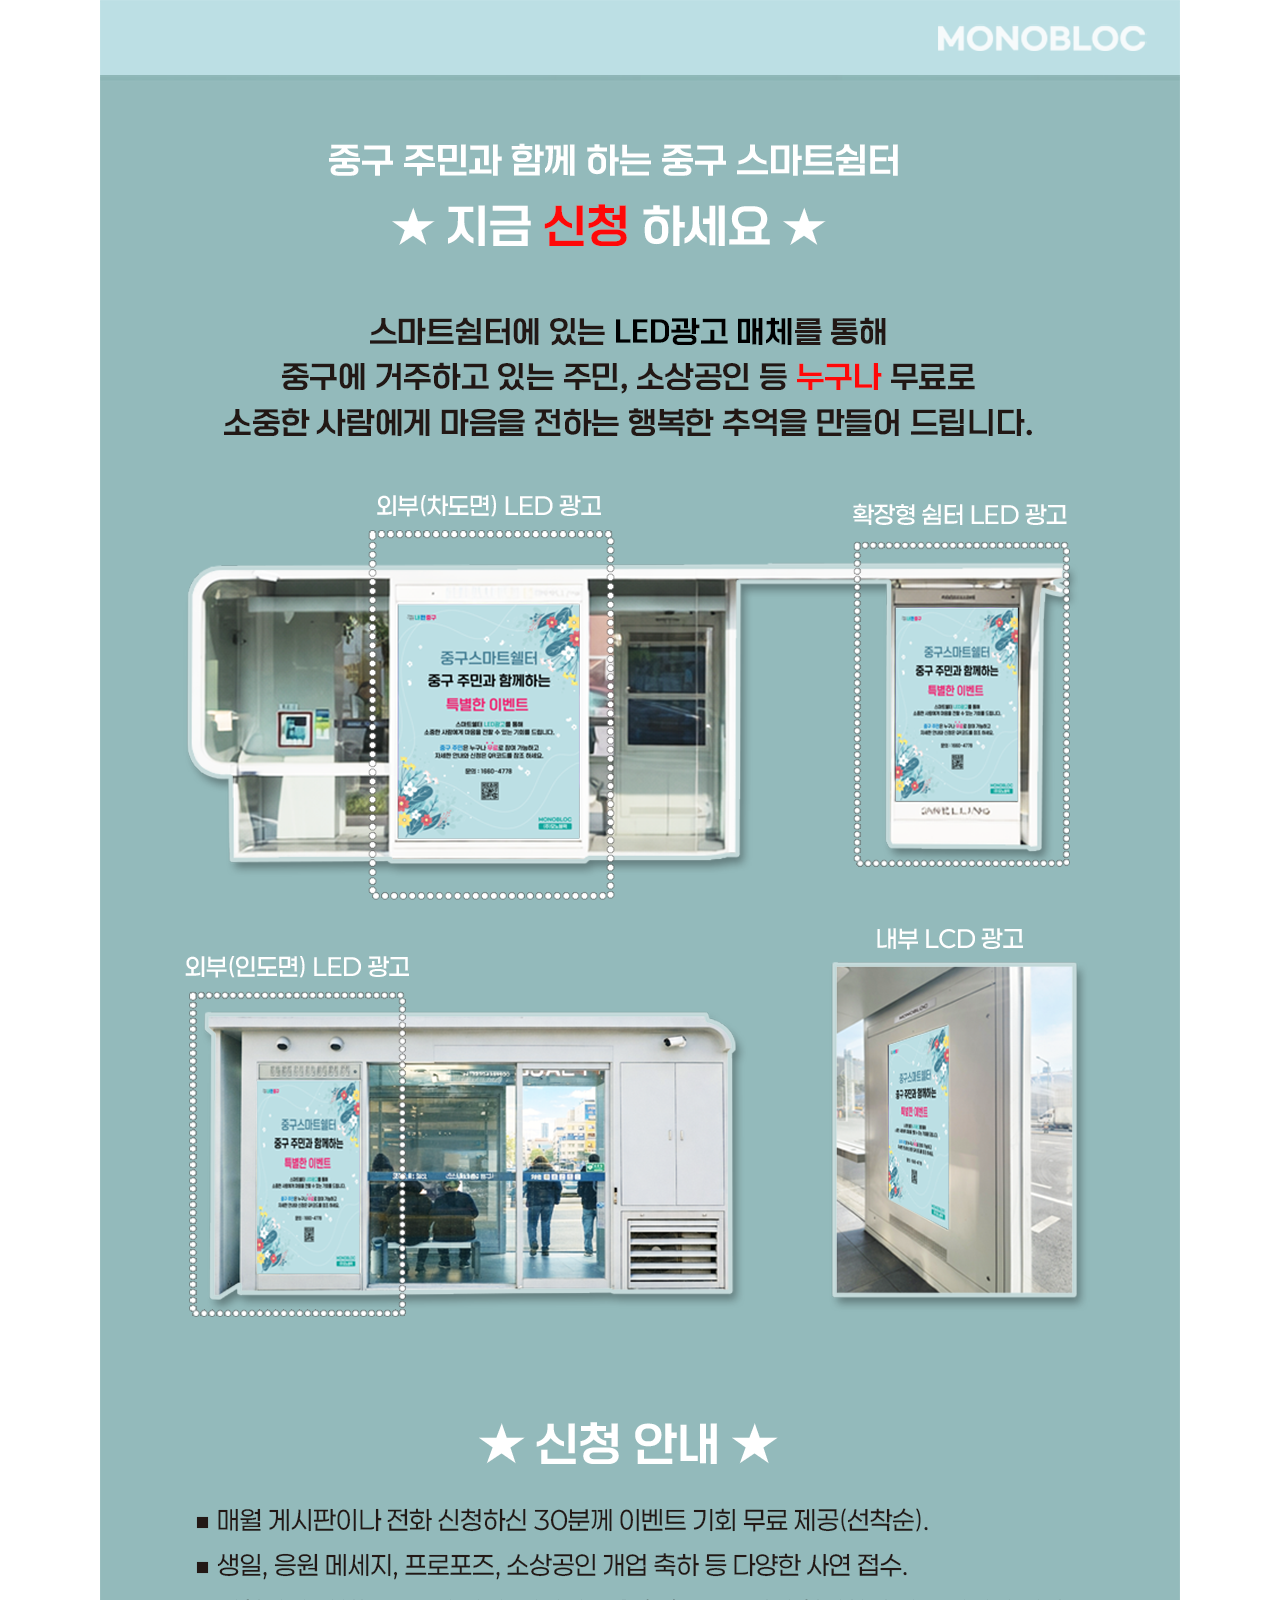
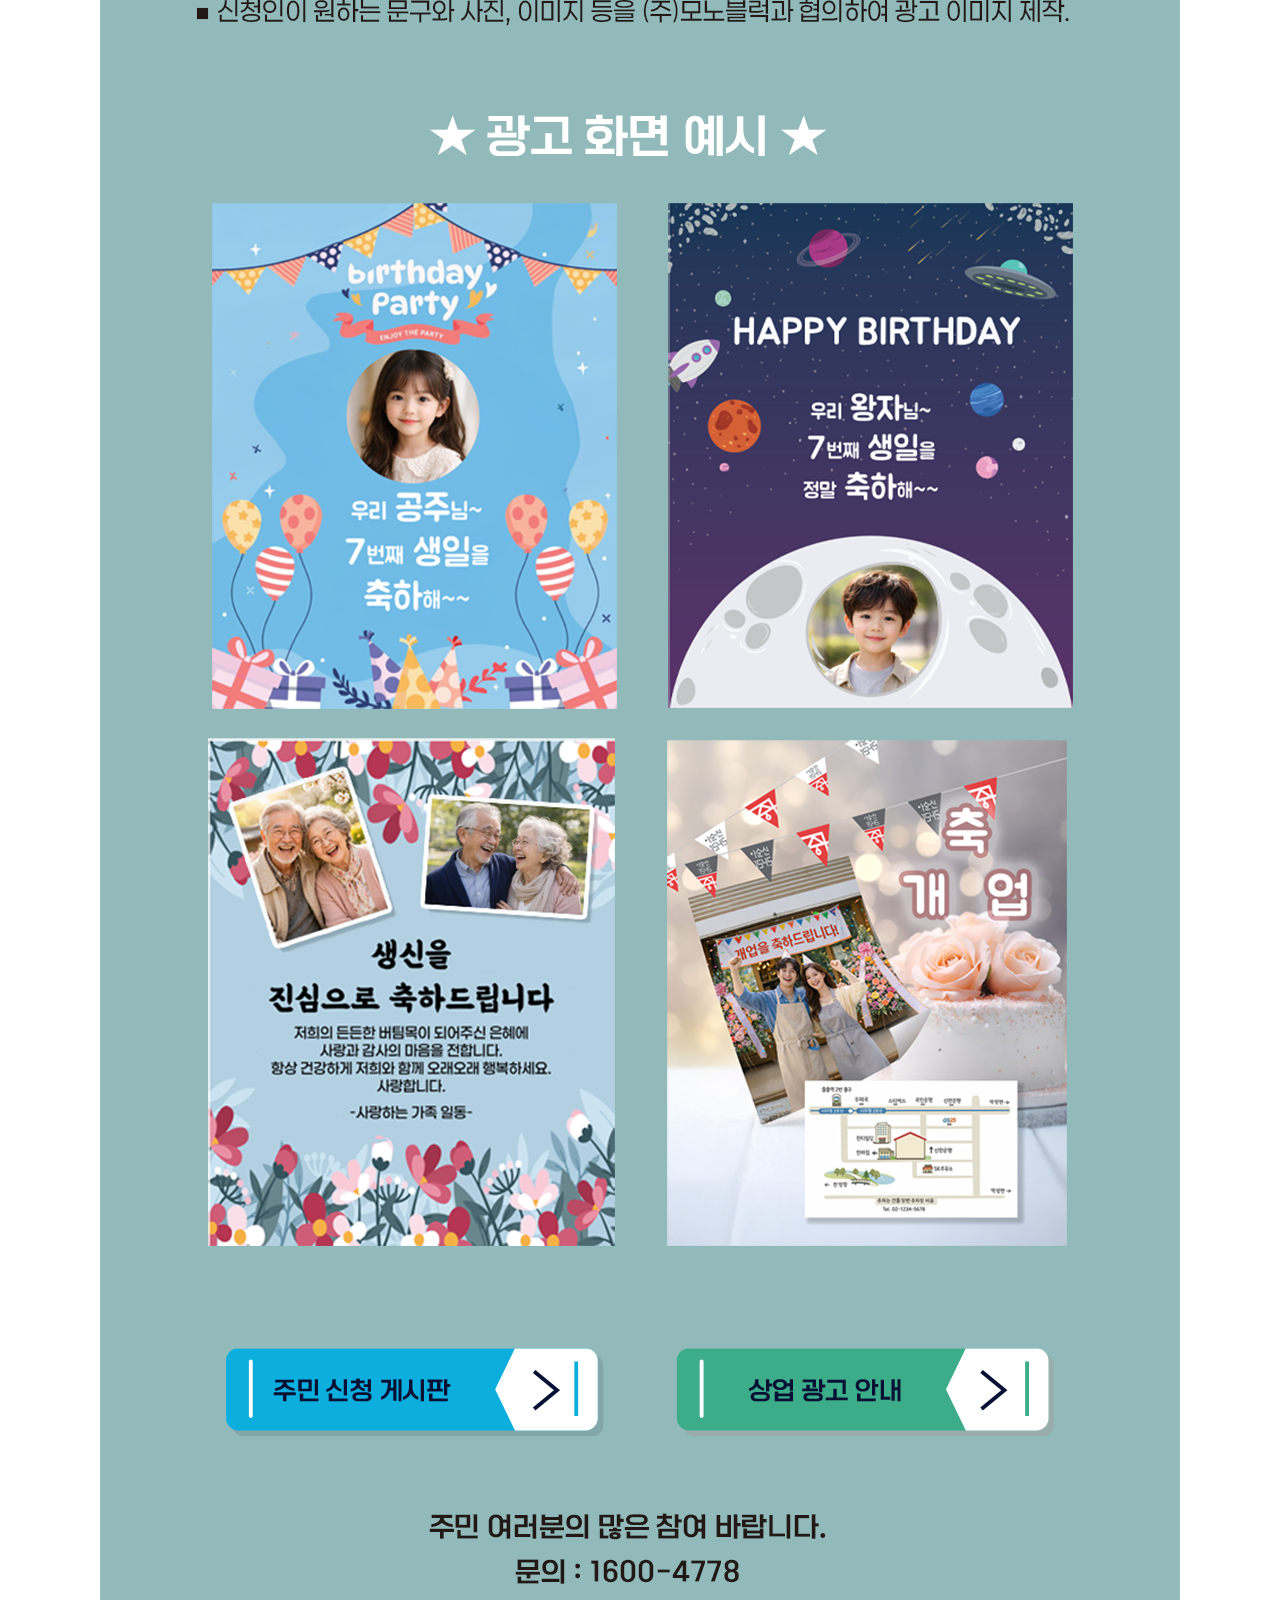
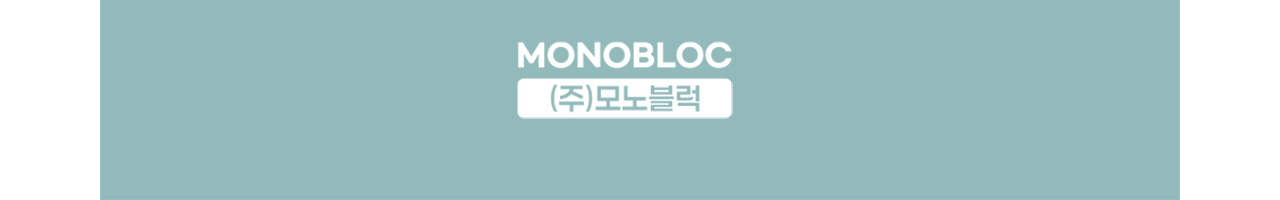
<file: index.html>
<!doctype html>
<html lang="ko">
<head>
  <meta charset="utf-8" />
  <meta name="viewport" content="width=device-width, initial-scale=1, viewport-fit=cover" />
  <meta name="theme-color" content="#ffffff" /> 
  <title>MONOBLOC | 이벤트</title>
  <link rel="stylesheet" href="/css/styles.css" />
  <!-- Google tag (gtag.js) -->
  <script async src="https://www.googletagmanager.com/gtag/js?id=G-4H59CF64NF"></script>
  <script>
    window.dataLayer = window.dataLayer || [];
    function gtag(){dataLayer.push(arguments);}
    gtag('js', new Date());

    gtag('config', 'G-4H59CF64NF');
  </script>
</head>

<body>
  <main class="page">
    <figure class="onepage">
      <img
        class="onepage__img"
        src="/images/monobloc_ads.png"
        alt="중구 스마트쉘터 이벤트 안내"
        data-base-w="1080"
        data-base-h="3400" 
        loading="eager"
        decoding="async"
        fetchpriority="high"
      />
      
      <div 
        class="click-target" 
        data-x="122.5"    
        data-y="2945"   
        data-w="385"    
        data-h="95"    
      >
        <div class="glass-button"></div>
      </div>
      <div 
        class="click-target" 
        data-x="572.5"    
        data-y="2945"   
        data-w="385"    
        data-h="95" 
        onclick="window.location.href='https://adv.monobloc.co.kr'"
      >
        <div class="glass-button"></div>
      </div>
    </figure>

    <div id="modal" class="modal-overlay">
      <div class="modal-box">
        <button type="button" class="modal-close-icon" id="headerCloseBtn">&times;</button>        
        <h3 id="applicationTitle">10월 선착순 신청하기</h3>
        <p id="periodText" style="line-height: 1.5;">신청 기간 계산 중...</p>
        <p><strong>* 항목은 필수 기입해야 합니다.</strong></p>
        <form id="applyForm" novalidate>
          <input type="text" id="userName" placeholder="* 성함 (필수 기입)">
          <input type="tel" id="userTel" placeholder="* 연락처 ('-' 없이 숫자만, 필수 기입)">
          <input type="email" id="userEmail" placeholder="* 이메일 (필수 기입)">
          <textarea id="applyContent" placeholder="신청 내용" style="width: 100%; padding: 12px; margin: 8px 0; border: 1px solid #ddd; border-radius: 10px; font-size: 16px; outline: none; height: 80px; resize: none;"></textarea>
                    
          <div class="privacy-policy-container">
            <div class="privacy-policy-text">
[개인정보 수집 및 이용 동의서]

1. 수집 항목: 성함, 연락처, 이메일, 신청 내용
2. 수집 목적: 선착순 이벤트 진행, 신청 내역 확인 및 본인 식별, 관련 안내 및 공지
3. 보유 기간: 이벤트 종료 및 민원 처리 완료 후 6개월까지 보관 후 파기
4. 동의 거부 권리: 귀하는 동의를 거부할 권리가 있으며, 거부 시 이벤트 참여가 제한될 수 있습니다.
            </div>
          </div>
          <div class="agree-wrapper">
            <input type="checkbox" id="agreePrivacy" name="agreePrivacy">
            <label for="agreePrivacy">[필수] 개인정보 수집 및 이용에 동의합니다.</label>
          </div>
          <button type="submit" id="submitBtn">신청하기 / 이벤트 확인</button>
        </form>
        <p>
          <span class="highlight">* 이미 신청하신 분은 입력하신 정보로<br>이벤트 신청 여부와 접수 상태를 확인할 수 있습니다.</span>
        </p>
        <button type="button" id="closeBtn">닫기</button>
      </div>
    </div>

    <div id="resultModal" class="modal-overlay">
      <div class="modal-box" style="border: 2px solid #000; max-width: 400px; position: relative;">
        <button type="button" class="modal-close-icon" id="resultHeaderCloseBtn">&times;</button>        
        <div id="resultText" style="font-size: 22px; font-weight: 800; line-height: 1.5; color: #000; padding: 20px 0; white-space: pre-line; word-break: keep-all;"></div>
        <button type="button" id="resultCloseBtn" style="width:100%; padding:14px; background:#000; color:#fff; border:none; border-radius:10px; font-weight:bold; cursor:pointer;">확인</button>
      </div>
    </div>
  </main>
  <script src="/js/app.js"></script>
</body>
</html>
</file>
<file: css/styles.css>
:root {
  --bg: #ffffff;
  --max: 1080px;
}

* { box-sizing: border-box; }
html, body { height: 100%; margin: 0; padding: 0; }

body {
  background: var(--bg);
  font-family: system-ui, -apple-system, sans-serif;
  overflow-x: hidden;
}

.page {
  min-height: 100vh;
  display: flex;
  flex-direction: column;
  align-items: center;
}

.onepage {
  margin: 0;
  width: 100%;
  max-width: var(--max);
  position: relative;
}

.onepage__img {
  width: 100%;
  height: auto;
  display: block;
}

/* 실제 클릭 영역: 좌표대로 배치하는 역할 */
.click-target {
  position: absolute;    
  z-index: 999;          
  background: transparent;
  border: none;
  outline: none;
  cursor: pointer;
  -webkit-tap-highlight-color: transparent; 
}

/* 안쪽 버튼 영역: 투명도 유지 */
.glass-button {
  width: 100%;
  height: 100%;
  background: transparent; 
  border: none;
  box-shadow: none;
  backdrop-filter: none;
  -webkit-backdrop-filter: none;
  pointer-events: none;  
}

/* -------------------------------------------------- */
/* ✅ 신청 팝업(모달) 전체 레이아웃 (스크롤 지원, 아이폰 대응) */
/* -------------------------------------------------- */

.modal-overlay {
  position: fixed;
  top: 0; left: 0;
  width: 100%; height: 100%;
  background: rgba(0, 0, 0, 0.8); 
  z-index: 1000;
  display: none; 
  align-items: center;
  justify-content: center;
  padding: 20px;
}

.modal-box {
  background: #fff;
  padding: 30px;
  border-radius: 20px;
  width: 100%; 
  max-width: 360px;
  text-align: center;
  box-shadow: 0 10px 25px rgba(0,0,0,0.2);

  /* ✅ 아이폰 잘림 해결: 모달 내 스크롤 활성화 (원본 유지) */
  max-height: 85vh;        
  overflow-y: auto;       
  -webkit-overflow-scrolling: touch; 
  /* ✅ 우측 상단 X 버튼 배치를 위한 상대적 위치 설정 (필수 추가) */
  position: relative;
}

  /* -------------------------------------------------- */
/* ✅ 우측 상단 X 버튼 스타일 (새로 추가) */
  /* -------------------------------------------------- */
.modal-close-icon {
  position: absolute;
  top: 15px;
  right: 15px;
  background: none;
  border: none;
  font-size: 24px;
  color: #888;
  cursor: pointer;
  padding: 10px; /* 터치 영역 확보 */
  line-height: 1;
  /* 버튼이 내용물에 가려지지 않도록 높은 z-index 설정 */
  z-index: 1100;
}

.modal-close-icon:hover {
  color: #000;
}

.modal-box h3 { margin: 0 0 10px 0; font-size: 20px; color: #333; }
.modal-box p { font-size: 13px; color: #666; margin-bottom: 20px; }

.modal-box input {
  width: 100%;
  padding: 12px;
  margin: 8px 0;
  border: 1px solid #ddd;
  border-radius: 10px;
  font-size: 16px;
  outline: none;
}

.modal-box button#submitBtn {
  width: 100%;
  padding: 14px;
  background: #000;
  color: #fff;
  border: none;
  border-radius: 10px;
  cursor: pointer;
  font-weight: bold;
  font-size: 16px;
  margin-top: 10px;
}

.modal-box button#closeBtn {
  margin-top: 15px;
  margin-bottom: 10px; 
  background: none;
  border: none;
  color: #aaa;
  text-decoration: underline;
  cursor: pointer;
}

/* -------------------------------------------------- */
/* ✅ 새로 추가된 개인정보 동의 영역 스타일 (원본 유지) */
/* -------------------------------------------------- */

.privacy-policy-container {
  width: 100%;
  margin: 8px 0;
  border: 1px solid #ddd;
  border-radius: 10px;
  background: #f9f9f9;
  padding: 10px;
}

.privacy-policy-text {
  width: 100%;
  height: 80px; 
  overflow-y: auto; 
  font-size: 11px; 
  color: #888;
  text-align: left; 
  line-height: 1.6;
  white-space: pre-line; 
  word-break: keep-all;
}

.agree-wrapper {
  width: 100%;
  display: flex;
  align-items: center;
  justify-content: center;
  margin: 12px 0 16px 0;
  font-size: 13px;
  color: #555;
}

.agree-wrapper input[type="checkbox"] {
  width: auto; 
  margin: 0 8px 0 0; 
  cursor: pointer;
}

.agree-wrapper label {
  cursor: pointer;
  margin: 0;
}

/* -------------------------------------------------- */
/* ✅ 결과 안내 모달 전용 스타일 (원본 유지) */
/* -------------------------------------------------- */

#resultModal .modal-box {
  max-width: 420px; 
  border: 3px solid #000; 
}

#resultText {
  font-size: 22px;      
  font-weight: 800;     
  line-height: 1.6;     
  color: #000;
  padding: 20px 0;
  white-space: pre-line; 
  word-break: keep-all;  
  text-align: center;
}

#resultCloseBtn {
  width: 100%; padding: 16px; background: #000; color: #fff;
  border: none; border-radius: 12px; font-weight: 900; font-size: 18px; cursor: pointer;
}

/* 디버그용 */
body.debug .click-target { outline: 2px dashed red; }
</file>
